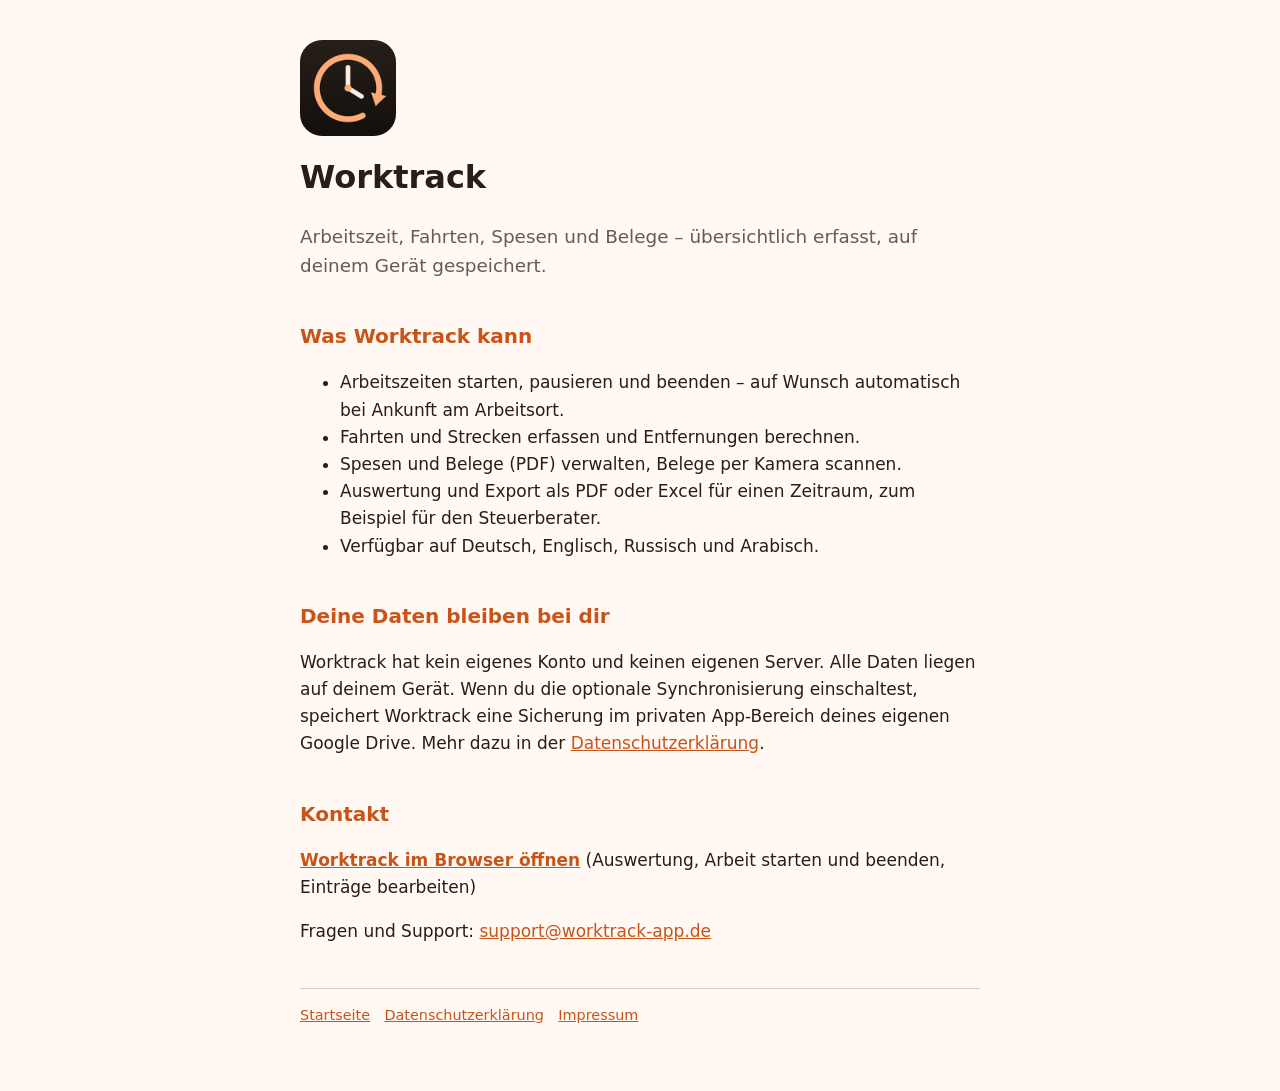
<file: info/index.html>
<!doctype html><html lang="de"><head><meta charset="utf-8"><meta name="viewport" content="width=device-width,initial-scale=1">
<title>Worktrack – Arbeitszeit und Fahrten erfassen</title>
<meta name="description" content="Worktrack erfasst Arbeitszeiten, Fahrten, Spesen und Belege auf deinem Gerät, mit optionaler Sicherung im eigenen Google Drive.">
<link rel="icon" href="/logo.png"><link rel="stylesheet" href="/style.css"></head><body><main>
<header><img src="/logo.png" alt="Worktrack Logo"><h1>Worktrack</h1>
<p class="lead">Arbeitszeit, Fahrten, Spesen und Belege – übersichtlich erfasst, auf deinem Gerät gespeichert.</p></header>
<h2>Was Worktrack kann</h2>
<ul>
<li>Arbeitszeiten starten, pausieren und beenden – auf Wunsch automatisch bei Ankunft am Arbeitsort.</li>
<li>Fahrten und Strecken erfassen und Entfernungen berechnen.</li>
<li>Spesen und Belege (PDF) verwalten, Belege per Kamera scannen.</li>
<li>Auswertung und Export als PDF oder Excel für einen Zeitraum, zum Beispiel für den Steuerberater.</li>
<li>Verfügbar auf Deutsch, Englisch, Russisch und Arabisch.</li>
</ul>
<h2>Deine Daten bleiben bei dir</h2>
<p>Worktrack hat kein eigenes Konto und keinen eigenen Server. Alle Daten liegen auf deinem Gerät. Wenn du die optionale Synchronisierung einschaltest, speichert Worktrack eine Sicherung im privaten App-Bereich deines eigenen Google Drive. Mehr dazu in der <a href="/datenschutz.html">Datenschutzerklärung</a>.</p>
<h2>Kontakt</h2>
<p><a href="/"><strong>Worktrack im Browser öffnen</strong></a> (Auswertung, Arbeit starten und beenden, Einträge bearbeiten)</p>
<p>Fragen und Support: <a href="mailto:support@worktrack-app.de">support@worktrack-app.de</a></p>
<footer><a href="/info/">Startseite</a><a href="/datenschutz.html">Datenschutzerklärung</a><a href="/impressum.html">Impressum</a></footer></main></body></html>
</file>
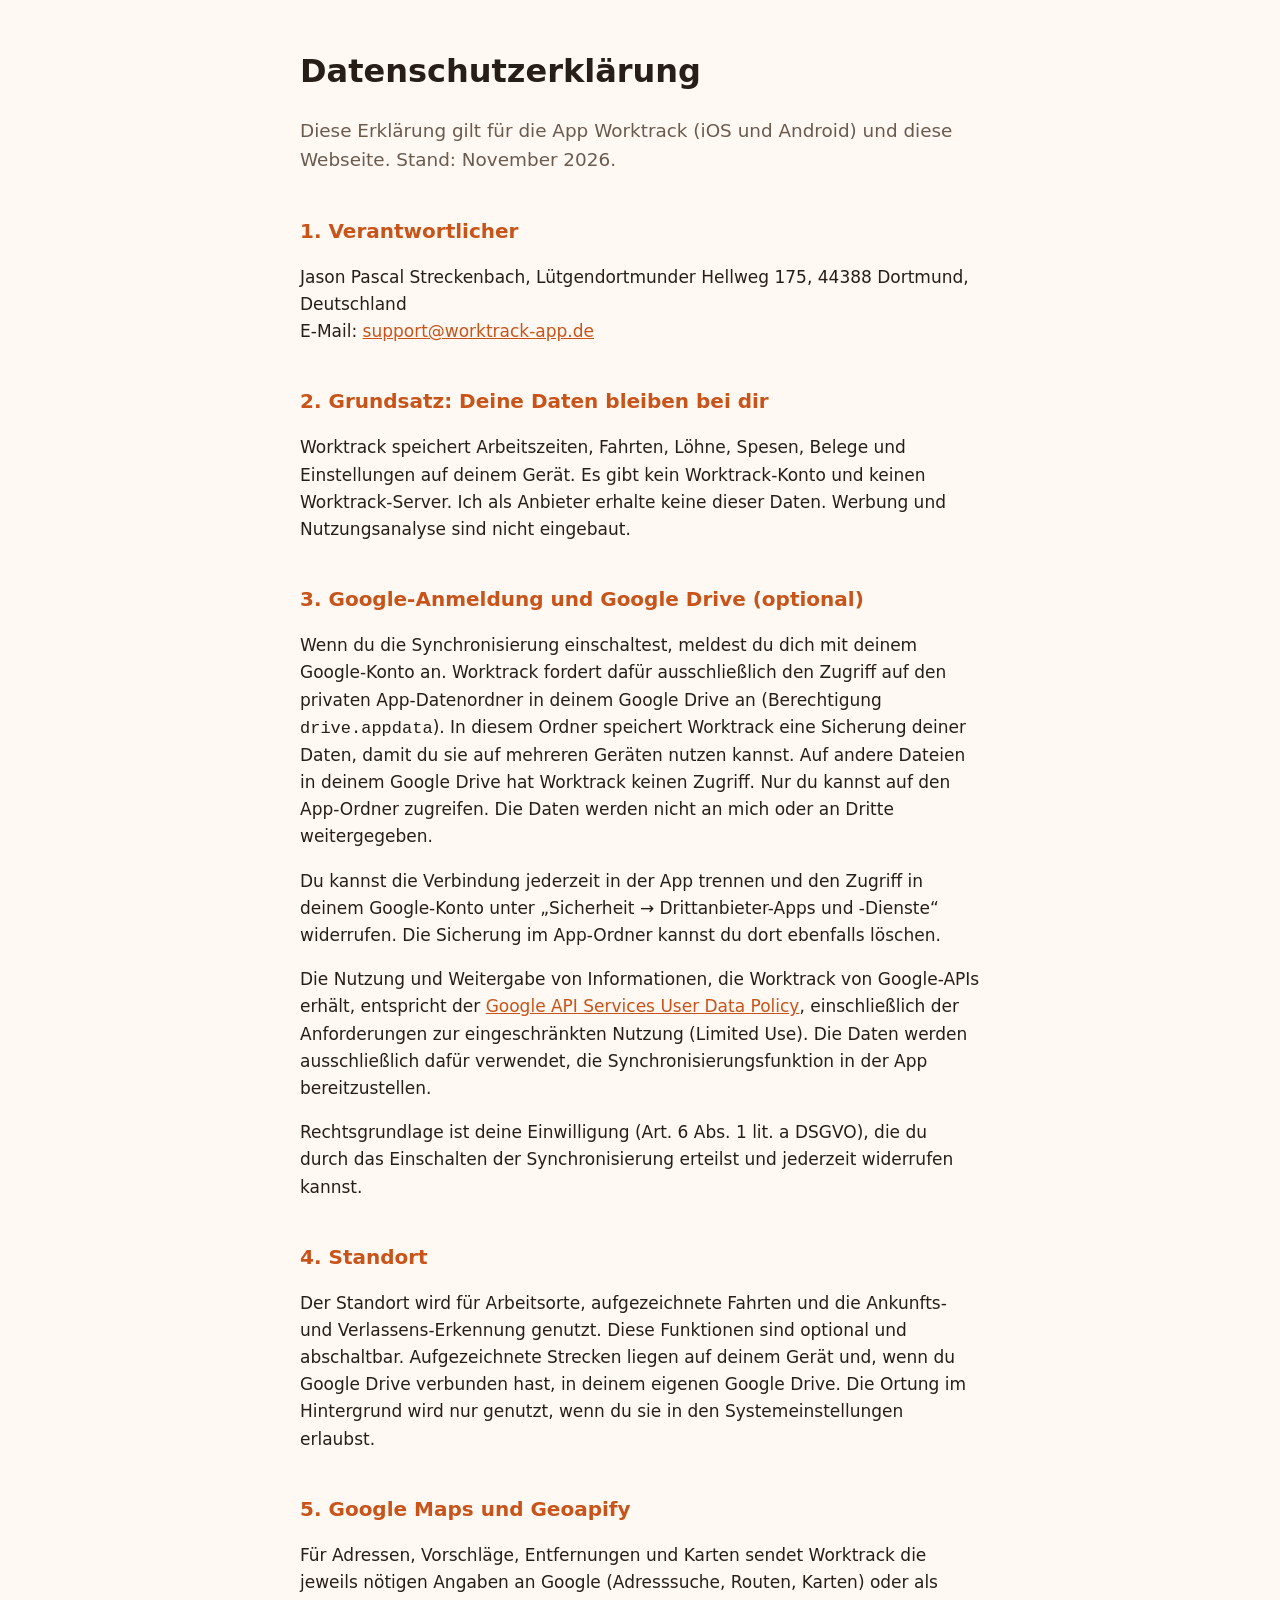
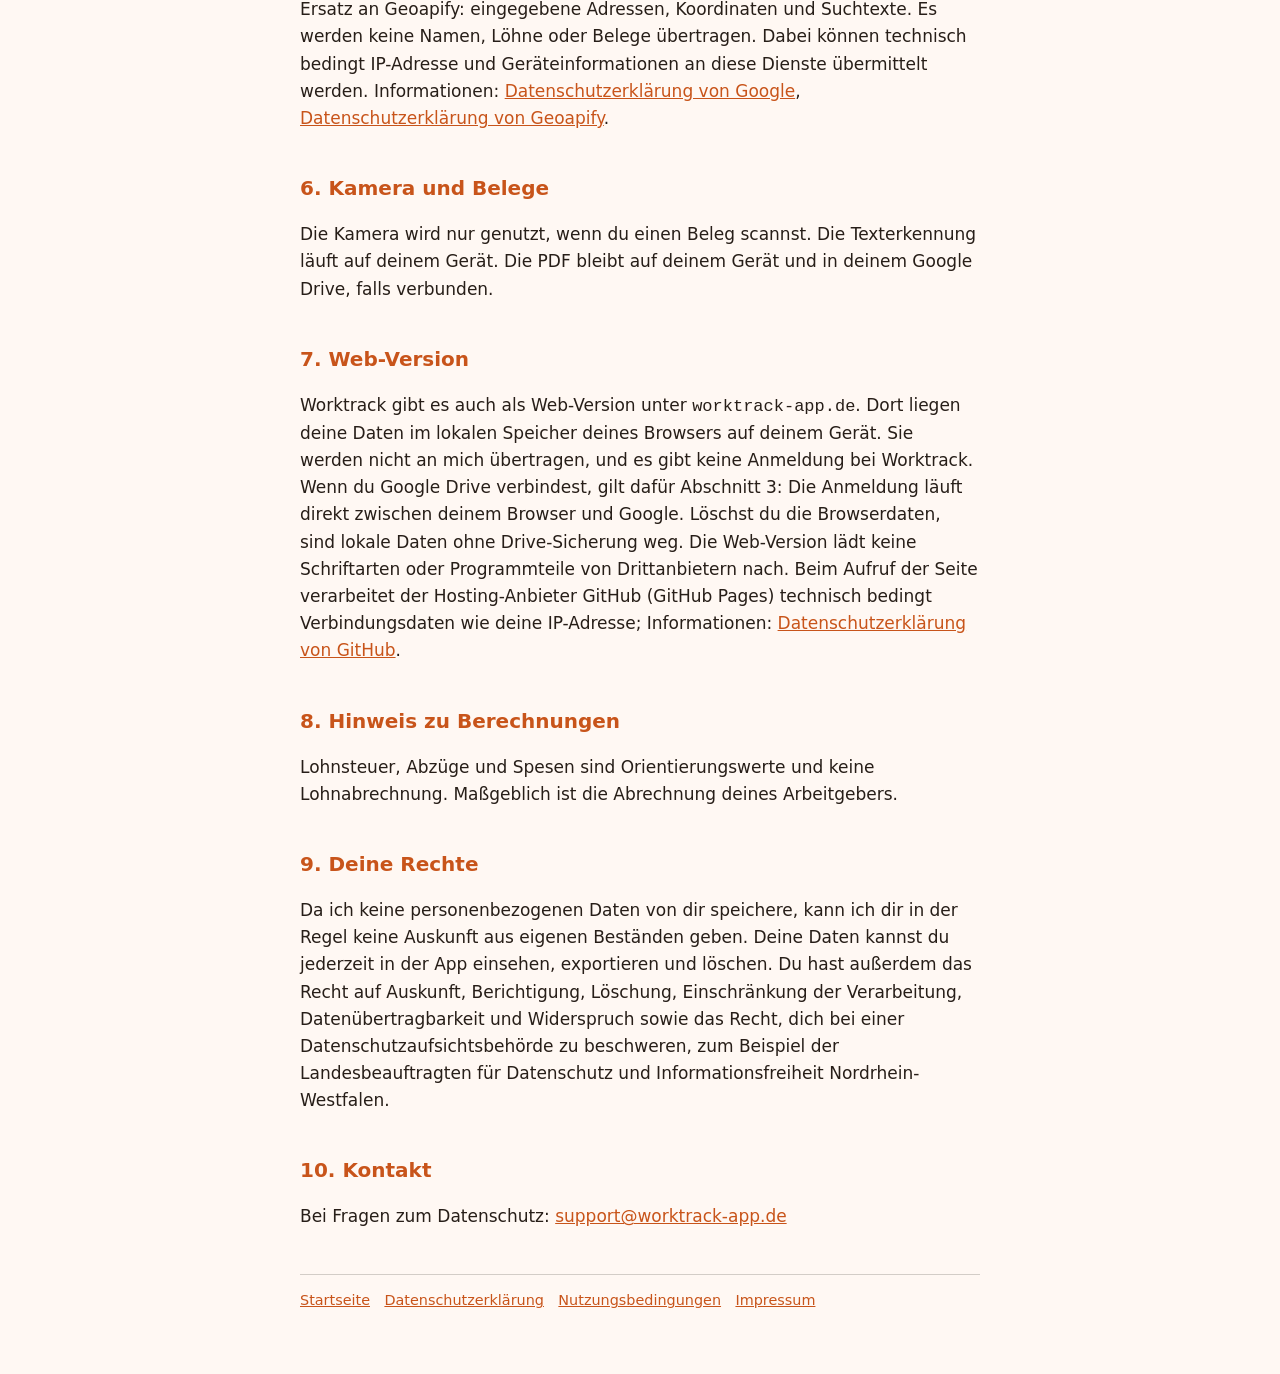
<file: datenschutz.html>
<!doctype html><html lang="de"><head><meta charset="utf-8"><meta name="viewport" content="width=device-width,initial-scale=1">
<title>Datenschutzerklärung – Worktrack</title><link rel="icon" href="logo.png"><link rel="stylesheet" href="style.css"></head><body><main>
<h1>Datenschutzerklärung</h1>
<p class="lead">Diese Erklärung gilt für die App Worktrack (iOS und Android) und diese Webseite. Stand: November 2026.</p>
<h2>1. Verantwortlicher</h2>
<p>Jason Pascal Streckenbach, Lütgendortmunder Hellweg 175, 44388 Dortmund, Deutschland<br>E-Mail: <a href="mailto:support@worktrack-app.de">support@worktrack-app.de</a></p>
<h2>2. Grundsatz: Deine Daten bleiben bei dir</h2>
<p>Worktrack speichert Arbeitszeiten, Fahrten, Löhne, Spesen, Belege und Einstellungen auf deinem Gerät. Es gibt kein Worktrack-Konto und keinen Worktrack-Server. Ich als Anbieter erhalte keine dieser Daten. Werbung und Nutzungsanalyse sind nicht eingebaut.</p>
<h2>3. Google-Anmeldung und Google Drive (optional)</h2>
<p>Wenn du die Synchronisierung einschaltest, meldest du dich mit deinem Google-Konto an. Worktrack fordert dafür ausschließlich den Zugriff auf den privaten App-Datenordner in deinem Google Drive an (Berechtigung <code>drive.appdata</code>). In diesem Ordner speichert Worktrack eine Sicherung deiner Daten, damit du sie auf mehreren Geräten nutzen kannst. Auf andere Dateien in deinem Google Drive hat Worktrack keinen Zugriff. Nur du kannst auf den App-Ordner zugreifen. Die Daten werden nicht an mich oder an Dritte weitergegeben.</p>
<p>Du kannst die Verbindung jederzeit in der App trennen und den Zugriff in deinem Google-Konto unter „Sicherheit → Drittanbieter-Apps und -Dienste“ widerrufen. Die Sicherung im App-Ordner kannst du dort ebenfalls löschen.</p>
<p>Die Nutzung und Weitergabe von Informationen, die Worktrack von Google-APIs erhält, entspricht der <a href="https://developers.google.com/terms/api-services-user-data-policy">Google API Services User Data Policy</a>, einschließlich der Anforderungen zur eingeschränkten Nutzung (Limited Use). Die Daten werden ausschließlich dafür verwendet, die Synchronisierungsfunktion in der App bereitzustellen.</p>
<p>Rechtsgrundlage ist deine Einwilligung (Art. 6 Abs. 1 lit. a DSGVO), die du durch das Einschalten der Synchronisierung erteilst und jederzeit widerrufen kannst.</p>
<h2>4. Standort</h2>
<p>Der Standort wird für Arbeitsorte, aufgezeichnete Fahrten und die Ankunfts- und Verlassens-Erkennung genutzt. Diese Funktionen sind optional und abschaltbar. Aufgezeichnete Strecken liegen auf deinem Gerät und, wenn du Google Drive verbunden hast, in deinem eigenen Google Drive. Die Ortung im Hintergrund wird nur genutzt, wenn du sie in den Systemeinstellungen erlaubst.</p>
<h2>5. Google Maps und Geoapify</h2>
<p>Für Adressen, Vorschläge, Entfernungen und Karten sendet Worktrack die jeweils nötigen Angaben an Google (Adresssuche, Routen, Karten) oder als Ersatz an Geoapify: eingegebene Adressen, Koordinaten und Suchtexte. Es werden keine Namen, Löhne oder Belege übertragen. Dabei können technisch bedingt IP-Adresse und Geräteinformationen an diese Dienste übermittelt werden. Informationen: <a href="https://policies.google.com/privacy">Datenschutzerklärung von Google</a>, <a href="https://www.geoapify.com/privacy-policy/">Datenschutzerklärung von Geoapify</a>.</p>
<h2>6. Kamera und Belege</h2>
<p>Die Kamera wird nur genutzt, wenn du einen Beleg scannst. Die Texterkennung läuft auf deinem Gerät. Die PDF bleibt auf deinem Gerät und in deinem Google Drive, falls verbunden.</p>
<h2>7. Web-Version</h2>
<p>Worktrack gibt es auch als Web-Version unter <code>worktrack-app.de</code>. Dort liegen deine Daten im lokalen Speicher deines Browsers auf deinem Gerät. Sie werden nicht an mich übertragen, und es gibt keine Anmeldung bei Worktrack. Wenn du Google Drive verbindest, gilt dafür Abschnitt 3: Die Anmeldung läuft direkt zwischen deinem Browser und Google. Löschst du die Browserdaten, sind lokale Daten ohne Drive-Sicherung weg. Die Web-Version lädt keine Schriftarten oder Programmteile von Drittanbietern nach. Beim Aufruf der Seite verarbeitet der Hosting-Anbieter GitHub (GitHub Pages) technisch bedingt Verbindungsdaten wie deine IP-Adresse; Informationen: <a href="https://docs.github.com/de/site-policy/privacy-policies/github-general-privacy-statement">Datenschutzerklärung von GitHub</a>.</p>
<h2>8. Hinweis zu Berechnungen</h2>
<p>Lohnsteuer, Abzüge und Spesen sind Orientierungswerte und keine Lohnabrechnung. Maßgeblich ist die Abrechnung deines Arbeitgebers.</p>
<h2>9. Deine Rechte</h2>
<p>Da ich keine personenbezogenen Daten von dir speichere, kann ich dir in der Regel keine Auskunft aus eigenen Beständen geben. Deine Daten kannst du jederzeit in der App einsehen, exportieren und löschen. Du hast außerdem das Recht auf Auskunft, Berichtigung, Löschung, Einschränkung der Verarbeitung, Datenübertragbarkeit und Widerspruch sowie das Recht, dich bei einer Datenschutzaufsichtsbehörde zu beschweren, zum Beispiel der Landesbeauftragten für Datenschutz und Informationsfreiheit Nordrhein-Westfalen.</p>
<h2>10. Kontakt</h2>
<p>Bei Fragen zum Datenschutz: <a href="mailto:support@worktrack-app.de">support@worktrack-app.de</a></p>
<footer><a href="/info/">Startseite</a><a href="datenschutz.html">Datenschutzerklärung</a><a href="nutzungsbedingungen.html">Nutzungsbedingungen</a><a href="impressum.html">Impressum</a></footer></main></body></html>
</file>
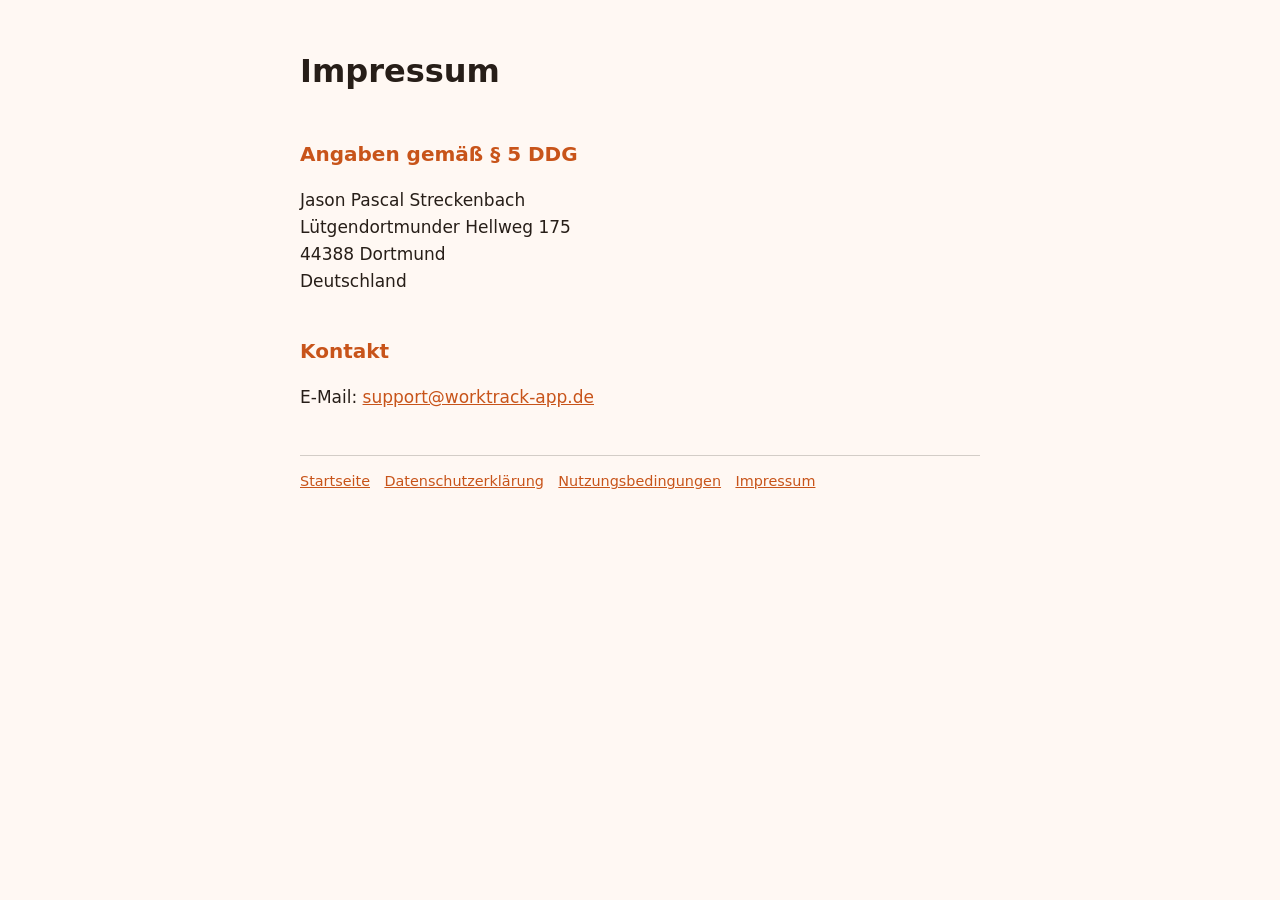
<file: impressum.html>
<!doctype html><html lang="de"><head><meta charset="utf-8"><meta name="viewport" content="width=device-width,initial-scale=1">
<title>Impressum – Worktrack</title><link rel="icon" href="logo.png"><link rel="stylesheet" href="style.css"></head><body><main>
<h1>Impressum</h1>
<h2>Angaben gemäß § 5 DDG</h2>
<p>Jason Pascal Streckenbach<br>Lütgendortmunder Hellweg 175<br>44388 Dortmund<br>Deutschland</p>
<h2>Kontakt</h2>
<p>E-Mail: <a href="mailto:support@worktrack-app.de">support@worktrack-app.de</a></p>
<footer><a href="/info/">Startseite</a><a href="datenschutz.html">Datenschutzerklärung</a><a href="nutzungsbedingungen.html">Nutzungsbedingungen</a><a href="impressum.html">Impressum</a></footer></main></body></html>
</file>
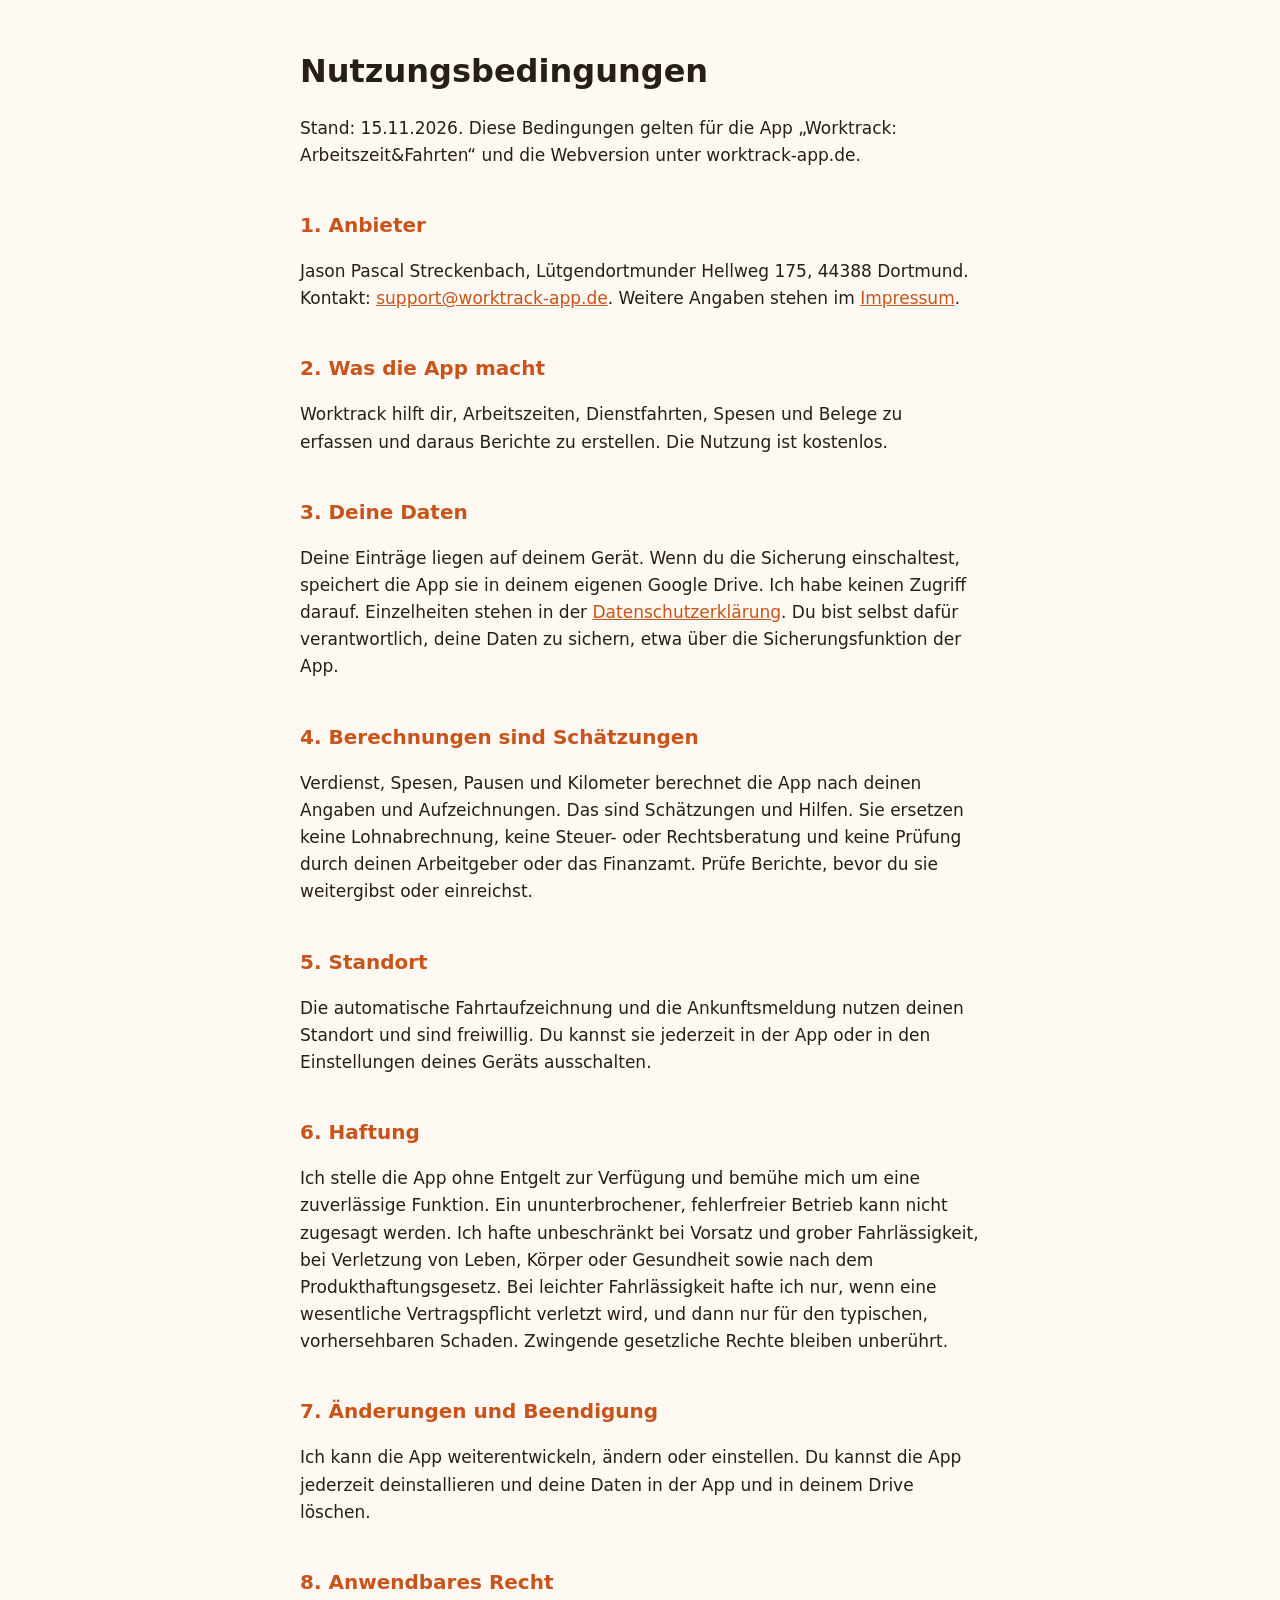
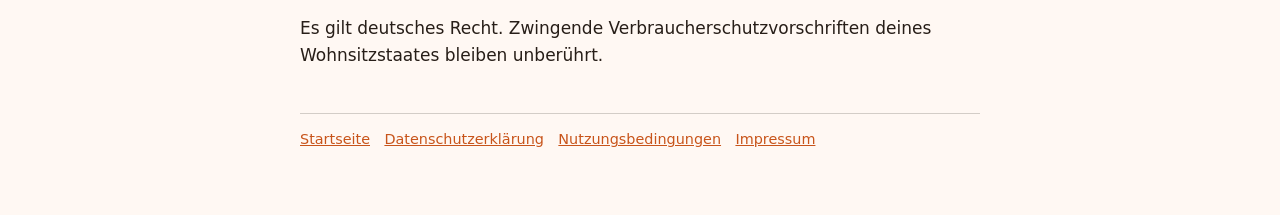
<file: nutzungsbedingungen.html>
<!doctype html><html lang="de"><head><meta charset="utf-8"><meta name="viewport" content="width=device-width,initial-scale=1">
<title>Nutzungsbedingungen – Worktrack</title><link rel="icon" href="logo.png"><link rel="stylesheet" href="style.css"></head><body><main>
<h1>Nutzungsbedingungen</h1>
<p>Stand: 15.11.2026. Diese Bedingungen gelten für die App „Worktrack: Arbeitszeit&amp;Fahrten“ und die Webversion unter worktrack-app.de.</p>
<h2>1. Anbieter</h2>
<p>Jason Pascal Streckenbach, Lütgendortmunder Hellweg 175, 44388 Dortmund. Kontakt: <a href="mailto:support@worktrack-app.de">support@worktrack-app.de</a>. Weitere Angaben stehen im <a href="/impressum.html">Impressum</a>.</p>
<h2>2. Was die App macht</h2>
<p>Worktrack hilft dir, Arbeitszeiten, Dienstfahrten, Spesen und Belege zu erfassen und daraus Berichte zu erstellen. Die Nutzung ist kostenlos.</p>
<h2>3. Deine Daten</h2>
<p>Deine Einträge liegen auf deinem Gerät. Wenn du die Sicherung einschaltest, speichert die App sie in deinem eigenen Google Drive. Ich habe keinen Zugriff darauf. Einzelheiten stehen in der <a href="/datenschutz.html">Datenschutzerklärung</a>. Du bist selbst dafür verantwortlich, deine Daten zu sichern, etwa über die Sicherungsfunktion der App.</p>
<h2>4. Berechnungen sind Schätzungen</h2>
<p>Verdienst, Spesen, Pausen und Kilometer berechnet die App nach deinen Angaben und Aufzeichnungen. Das sind Schätzungen und Hilfen. Sie ersetzen keine Lohnabrechnung, keine Steuer- oder Rechtsberatung und keine Prüfung durch deinen Arbeitgeber oder das Finanzamt. Prüfe Berichte, bevor du sie weitergibst oder einreichst.</p>
<h2>5. Standort</h2>
<p>Die automatische Fahrtaufzeichnung und die Ankunftsmeldung nutzen deinen Standort und sind freiwillig. Du kannst sie jederzeit in der App oder in den Einstellungen deines Geräts ausschalten.</p>
<h2>6. Haftung</h2>
<p>Ich stelle die App ohne Entgelt zur Verfügung und bemühe mich um eine zuverlässige Funktion. Ein ununterbrochener, fehlerfreier Betrieb kann nicht zugesagt werden. Ich hafte unbeschränkt bei Vorsatz und grober Fahrlässigkeit, bei Verletzung von Leben, Körper oder Gesundheit sowie nach dem Produkthaftungsgesetz. Bei leichter Fahrlässigkeit hafte ich nur, wenn eine wesentliche Vertragspflicht verletzt wird, und dann nur für den typischen, vorhersehbaren Schaden. Zwingende gesetzliche Rechte bleiben unberührt.</p>
<h2>7. Änderungen und Beendigung</h2>
<p>Ich kann die App weiterentwickeln, ändern oder einstellen. Du kannst die App jederzeit deinstallieren und deine Daten in der App und in deinem Drive löschen.</p>
<h2>8. Anwendbares Recht</h2>
<p>Es gilt deutsches Recht. Zwingende Verbraucherschutzvorschriften deines Wohnsitzstaates bleiben unberührt.</p>
<footer><a href="/info/">Startseite</a><a href="datenschutz.html">Datenschutzerklärung</a><a href="nutzungsbedingungen.html">Nutzungsbedingungen</a><a href="impressum.html">Impressum</a></footer></main></body></html>
</file>
<file: style.css>
:root{color-scheme:light dark;--bg:#fff8f3;--fg:#271e18;--accent:#c8541a;--muted:#6b5a4e}
@media(prefers-color-scheme:dark){:root{--bg:#271e18;--fg:#fff1e6;--accent:#ffab76;--muted:#c9b6a6}}
*{box-sizing:border-box}body{margin:0;background:var(--bg);color:var(--fg);font:17px/1.6 system-ui,-apple-system,"Segoe UI",Roboto,sans-serif}
main{max-width:720px;margin:0 auto;padding:40px 20px 64px}
header img{width:96px;height:96px;border-radius:22px;display:block;margin-bottom:16px}
h1{font-size:2rem;margin:.2em 0}h2{font-size:1.25rem;margin-top:2em;color:var(--accent)}
a{color:var(--accent)}footer{margin-top:3em;padding-top:1em;border-top:1px solid color-mix(in srgb,var(--fg) 20%,transparent);color:var(--muted);font-size:.9rem}
footer a{margin-right:1em}.lead{font-size:1.15rem;color:var(--muted)}
</file>
